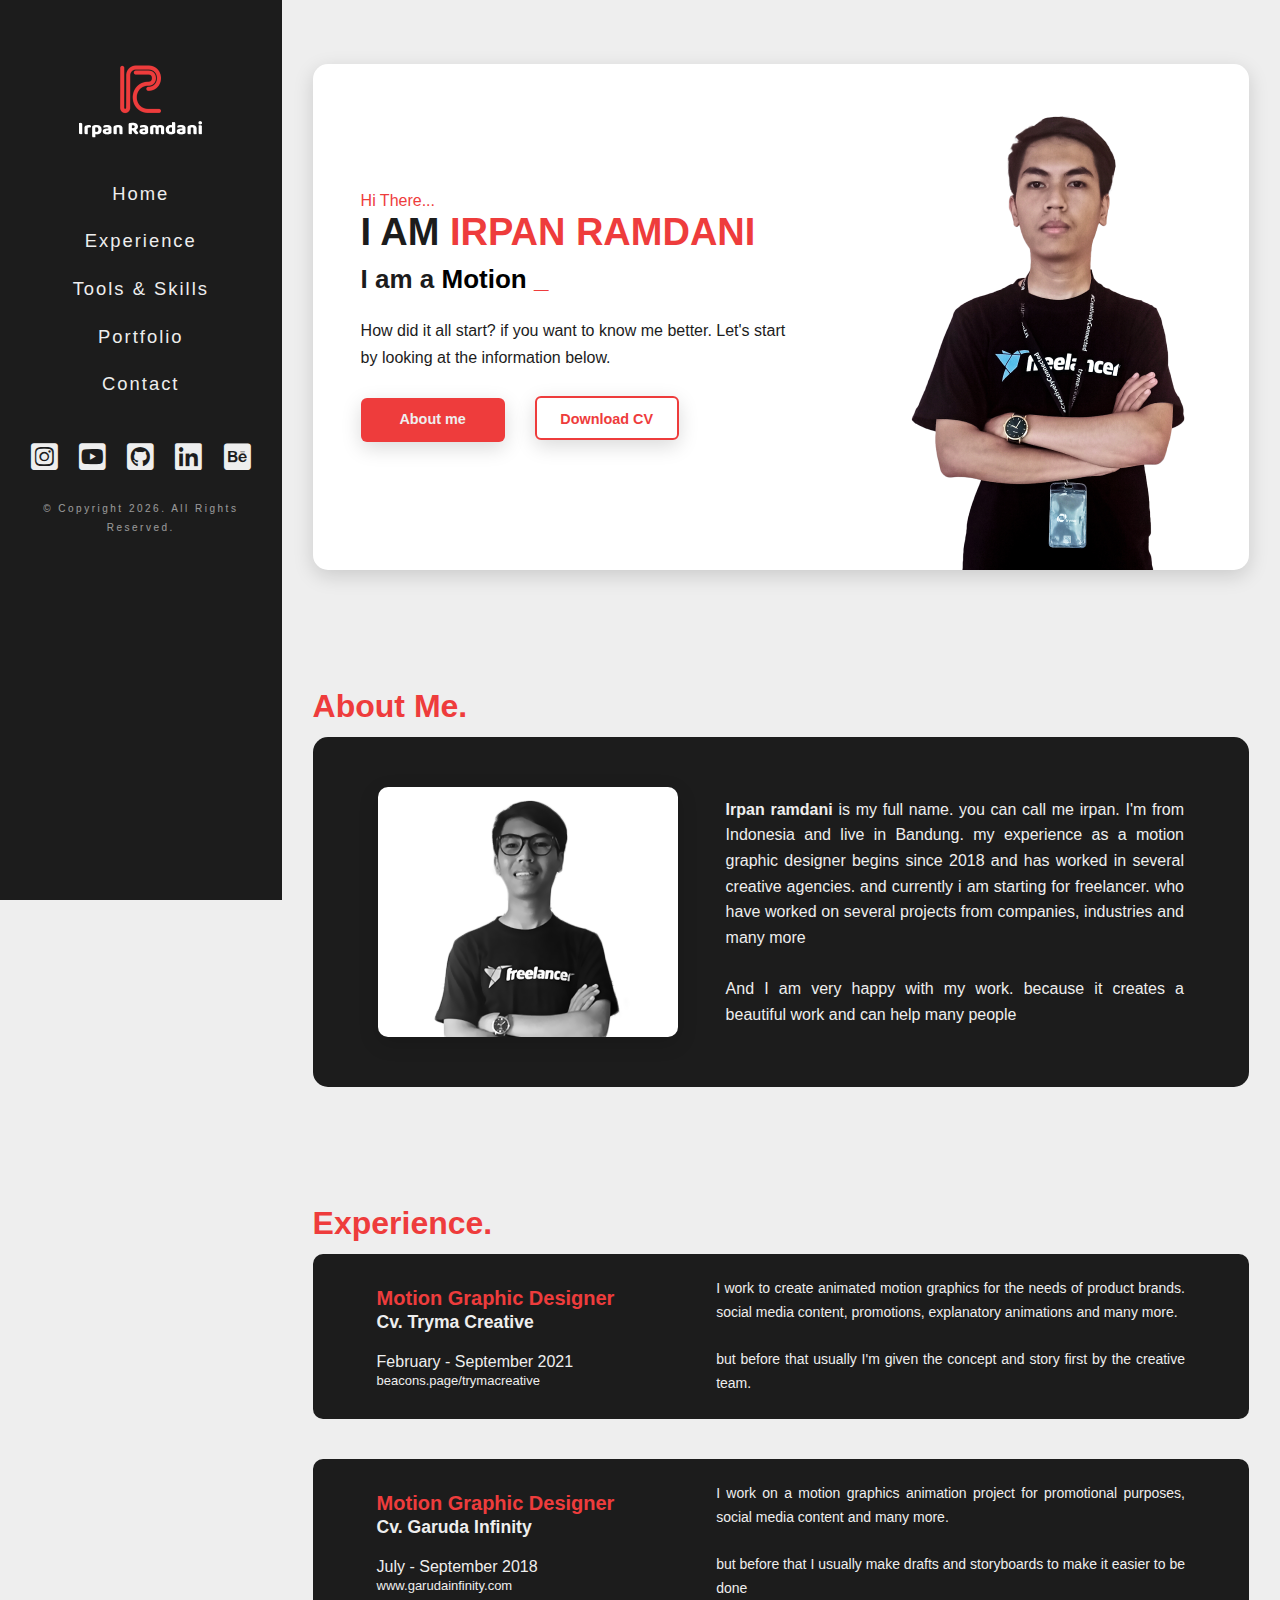
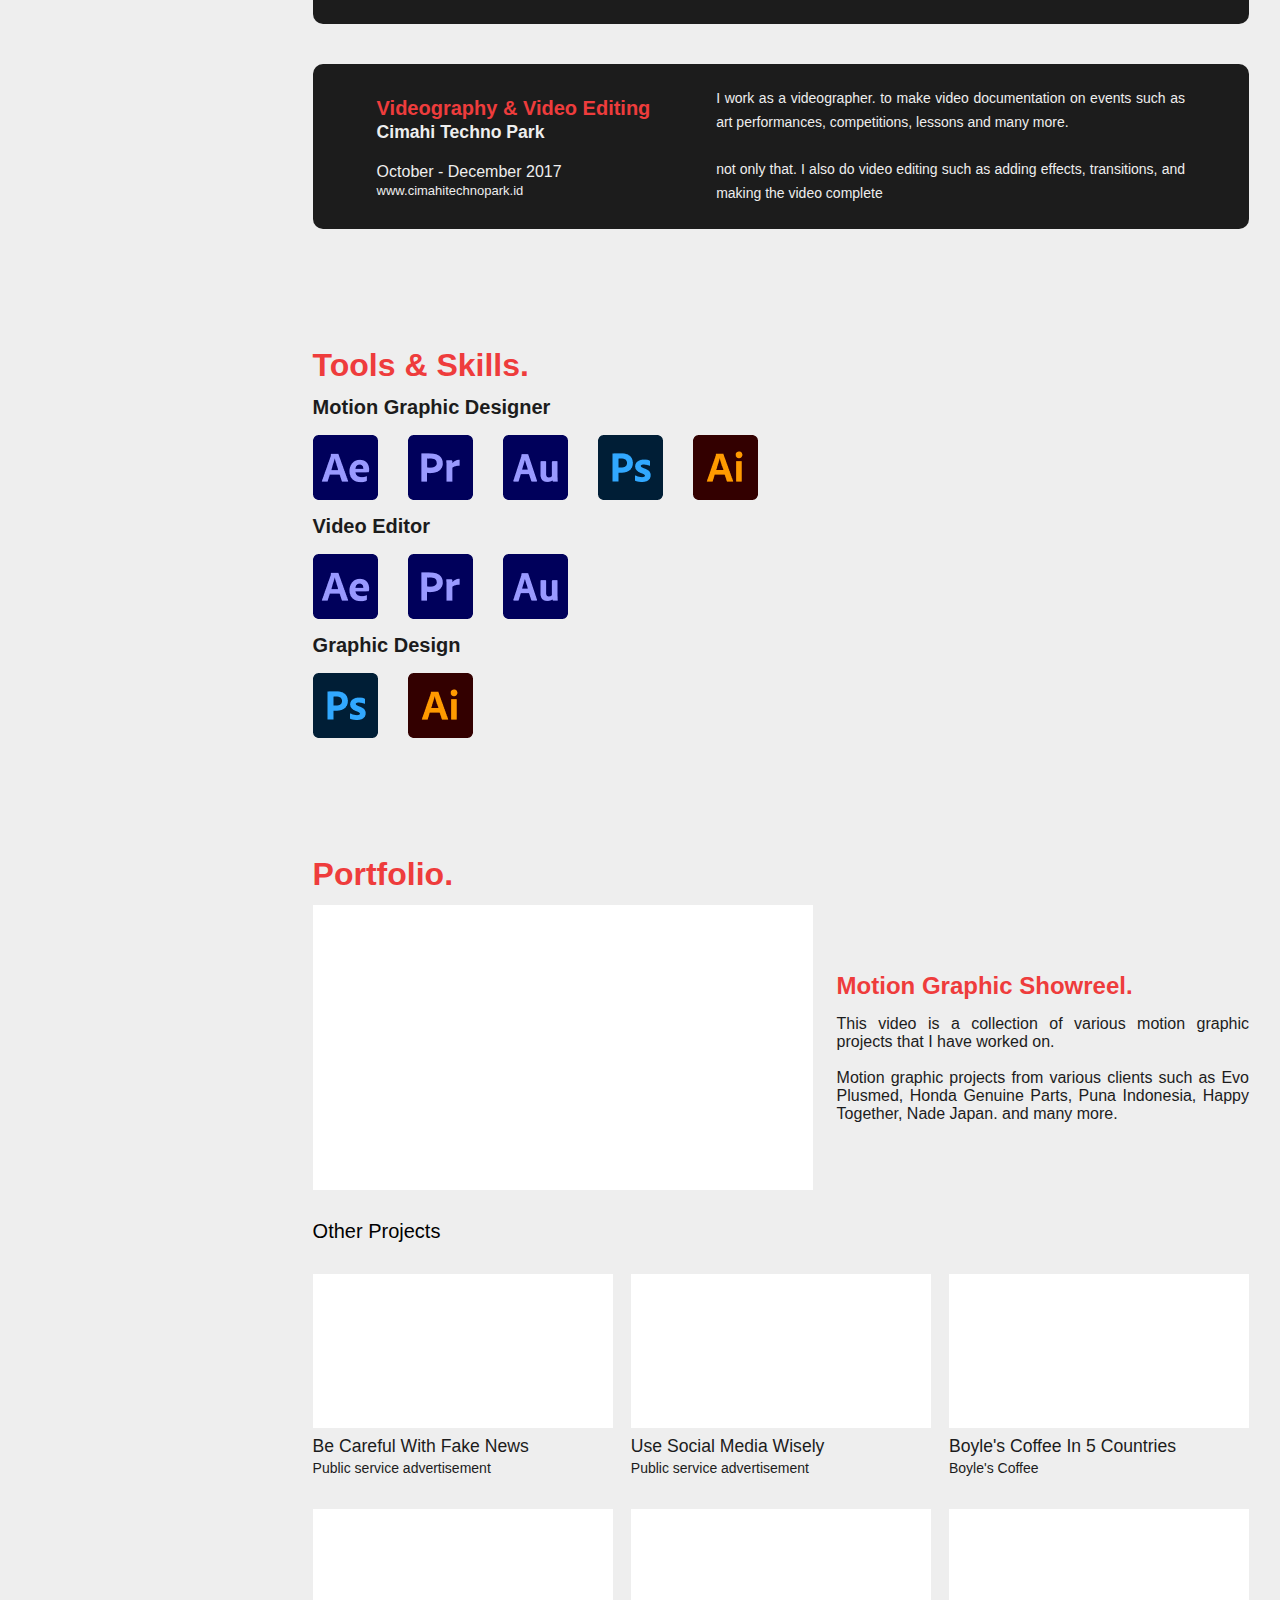
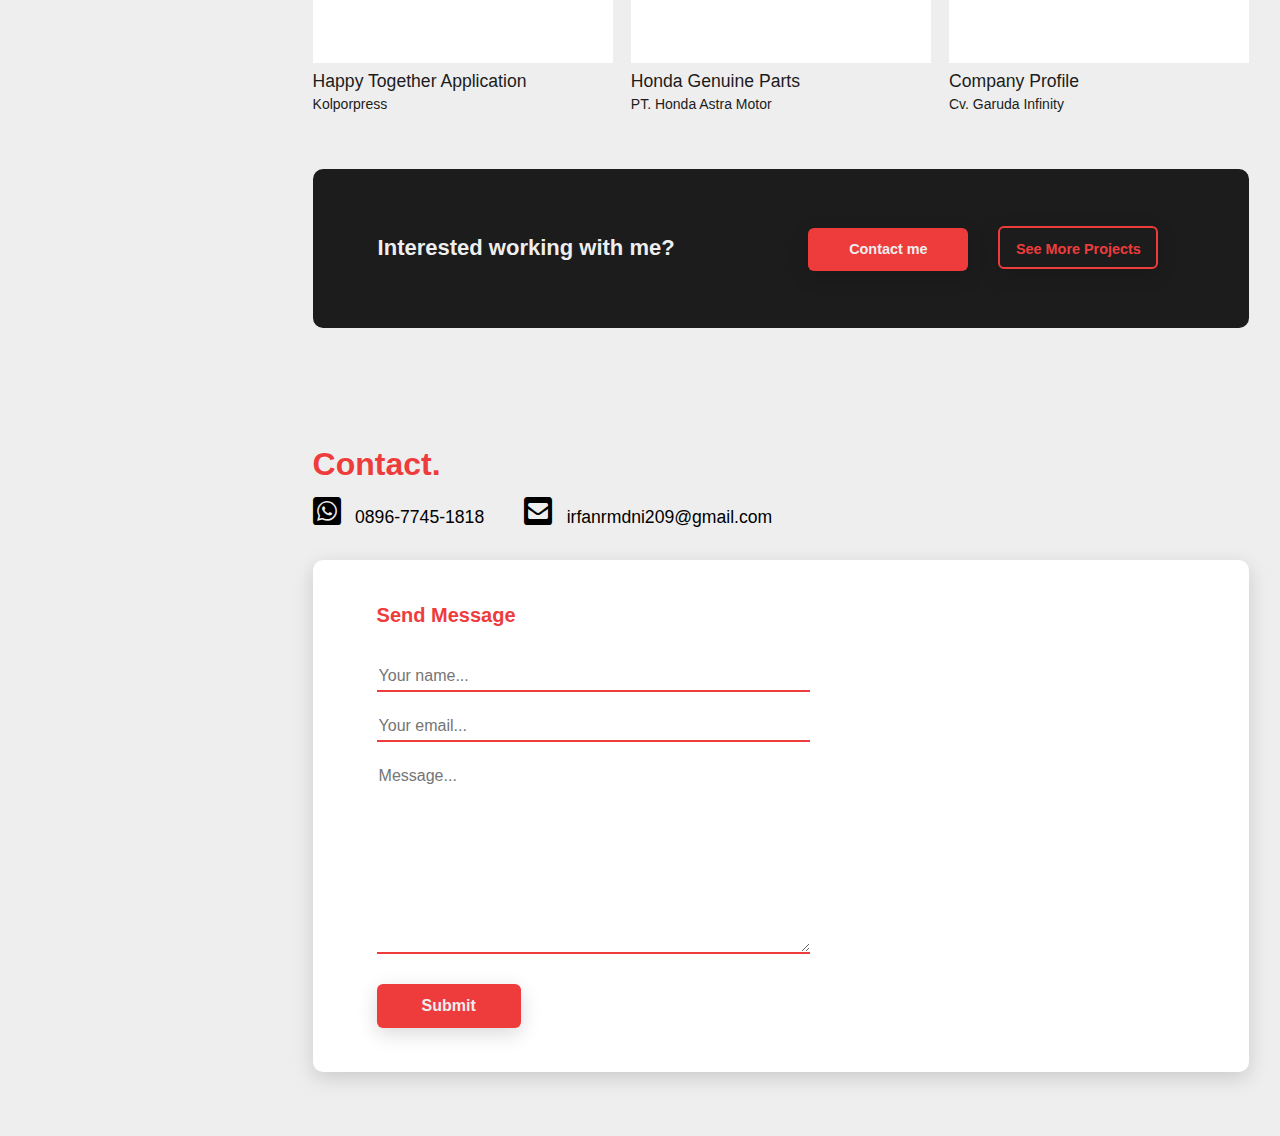
<file: index.html>
<!DOCTYPE html>
<html lang="en">

<head>
    <meta charset="UTF-8">
    <meta http-equiv="X-UA-Compatible" content="IE=edge">
    <meta name="viewport" content="width=device-width, initial-scale=1.0">

    <!-- ?custom css file link  -->
    <link rel="stylesheet" href="css/style.css">

    <!-- ? javascript -->
    <script src="js/script.js" defer></script>

    <!-- ? favicon -->
    <link rel="shortcut icon" href="assets/favicon.ico" type="image/x-icon">

    <!-- ? font awesome cdn link  -->
    <link rel="stylesheet" href="https://cdnjs.cloudflare.com/ajax/libs/font-awesome/5.15.3/css/all.min.css">

    <title>Portfolio 2021</title>
</head>

<body id="home">

    <!-- ? burger menu -->
    <a href="#" class="burger show"><i class="fas fa-bars"></i></a>
    <a href="#" class="burger close"><i class="fas fa-times"></i></a>

    <!-- ? sidebar -->
    <aside class="aside-container">
        <nav class="navigasi">
            <div class="logo">
                <img src="assets/logo.png" alt="logo">
            </div>

            <ul class="link">
                <li><a href="#home" class="scroll-link">home</a></li>
                <li><a href="#experience" class="scroll-link">experience</a></li>
                <li><a href="#skills" class="scroll-link">tools & skills</a></li>
                <li><a href="#portfolio" class="scroll-link">portfolio</a></li>
                <li><a href="#contact" class="scroll-link">contact</a></li>
            </ul>

            <div class="sosial-media">
                <a href="https://www.instagram.com/jingporamdani/" target="_blank"><i
                        class="fab fa-instagram-square"></i></a>
                <a href="https://www.youtube.com/channel/UC5irpR1B_N226lllBqjNM-w" target="_blank"><i
                        class="fab fa-youtube-square"></i></a>
                <a href="https://github.com/Irfanrmdni" target="_blank"><i class="fab fa-github-square"></i></a>
                <a href="https://www.linkedin.com/in/irpan-ramdani/" target="_blank"><i class="fab fa-linkedin"></i></a>
                <a href="https://www.behance.net/irfanrmdnii" target="_blank"><i class="fab fa-behance-square"></i></a>
            </div>

            <p class="footer">© Copyright <span id="date"></span>. All Rights Reserved.</p>
        </nav>
    </aside>

    <!-- ? main -->
    <main class="main-container">

        <!-- ? header -->
        <header class="header">
            <div class="hero">
                <img src="assets/banner-hero.png" alt="hero">
            </div>

            <div class="caption">
                <small>Hi There...</small>
                <h1>I AM <span>IRPAN RAMDANI</span></h1>
                <h4>I am a <span class="typer" id="main" data-words="Motion Graphic Designer,Video Editor"
                        data-delay="100" data-deleteDelay="1000"> </span>
                    <span class="cursor" data-owner="main"> </span></h4>
                <p>How did it all start? if you want to know me better. Let's start by looking at the information below.
                </p>
                <div class="btn">
                    <a href="#about" class="solid">About me</a>
                    <a href="https://drive.google.com/file/d/1tTYWLEOV-8iYHQHuChP_HqJYtFD9BvZz/view?usp=sharing"
                        target="_blank" class="stroke">Download CV</a>
                    <!-- <button type="submit">About Me</button>
                    <button type="submit" class="stroke">Download CV</button> -->
                </div>
            </div>
        </header>
        <!-- ? end header -->

        <!-- ? about me -->
        <section class="about" id="about">
            <h3>About Me.</h3>
            <div class="about-content">
                <div class="profile-img">
                    <img src="assets/about.png" alt="picture">
                </div>
                <div class="profile">
                    <p><span>Irpan ramdani</span> is my full name. you can call me irpan.
                        I'm from Indonesia and live in Bandung. my experience as a motion graphic designer begins since
                        2018 and has worked in several creative agencies. and currently i am starting for freelancer.
                        who have worked on several projects from companies, industries and many more <br> <br> And I am
                        very
                        happy with my work. because it creates a beautiful work and can help many people</p>
                </div>
            </div>
        </section>

        <!-- ? experience -->
        <section class="experience" id="experience">
            <h3>Experience.</h3>
            <div class="exp-content">
                <div class="company">
                    <h4>Motion Graphic Designer</h4>
                    <h5>Cv. Tryma Creative</h5>
                    <p>February - September 2021</p>
                    <small>beacons.page/trymacreative</small>
                </div>
                <div class="description">
                    <p>I work to create animated motion graphics for the needs of product brands. social media content,
                        promotions, explanatory animations and many more. <br> <br> but before that usually I'm given
                        the
                        concept and story first by the creative team.</p>
                </div>
            </div>

            <div class="exp-content">
                <div class="company">
                    <h4>Motion Graphic Designer</h4>
                    <h5>Cv. Garuda Infinity</h5>
                    <p>July - September 2018</p>
                    <small>www.garudainfinity.com</small>
                </div>
                <div class="description">
                    <p>I work on a motion graphics animation project for promotional purposes, social media content and
                        many more. <br> <br> but before that I usually make drafts and storyboards to make it easier to
                        be
                        done</p>
                </div>
            </div>

            <div class="exp-content">
                <div class="company">
                    <h4>Videography & Video Editing</h4>
                    <h5>Cimahi Techno Park</h5>
                    <p>October - December 2017</p>
                    <small>www.cimahitechnopark.id</small>
                </div>
                <div class="description">
                    <p>I work as a videographer. to make video documentation on events such as art performances,
                        competitions, lessons and many more.
                        <br> <br> not only that. I also do video editing such as adding effects, transitions, and making
                        the video complete</p>
                </div>
            </div>
        </section>

        <!-- ? tools & skill -->
        <section class="skills" id="skills">
            <h3>Tools & Skills.</h3>
            <div class="skill">
                <h4>Motion Graphic Designer</h4>
                <div class="logo">
                    <img src="assets/After Effects.png" alt="after effect">
                    <img src="assets/Premiere.png" alt="Premiere">
                    <img src="assets/Audition.png" alt="Audition">
                    <img src="assets/Photoshop.png" alt="Photoshop">
                    <img src="assets/Illustrator.png" alt="Illustrator">
                </div>
            </div>
            <div class="skill">
                <h4>Video Editor</h4>
                <div class="logo">
                    <img src="assets/After Effects.png" alt="after effect">
                    <img src="assets/Premiere.png" alt="Premiere">
                    <img src="assets/Audition.png" alt="Audition">
                </div>
            </div>
            <div class="skill">
                <h4>Graphic Design</h4>
                <div class="logo">
                    <img src="assets/Photoshop.png" alt="Photoshop">
                    <img src="assets/Illustrator.png" alt="Illustrator">
                </div>
            </div>
        </section>

        <!-- ? portfolio -->
        <section class="portfolio" id="portfolio">
            <h3>Portfolio.</h3>
            <div class="videos-full">
                <div class="video">
                    <iframe src="https://www.youtube.com/embed/PqvoUE1q8Pg" title="YouTube video player" frameborder="0"
                        allow="accelerometer; autoplay; clipboard-write; encrypted-media; gyroscope; picture-in-picture"
                        allowfullscreen></iframe>
                </div>
                <div class="description-video">
                    <h4>Motion Graphic Showreel.</h4>
                    <p>This video is a collection of various motion graphic projects that I have worked on.
                        <br><br> Motion graphic projects from various clients such as Evo Plusmed, Honda Genuine Parts,
                        Puna Indonesia, Happy Together, Nade Japan. and many more.</p>
                </div>
            </div>
            <h4>Other Projects</h4>
            <div class="videos-thumb">
                <div class="videos-container">
                    <div class="video">
                        <iframe src="https://www.youtube.com/embed/pE2G00SerQw" title="YouTube video player"
                            frameborder="0"
                            allow="accelerometer; autoplay; clipboard-write; encrypted-media; gyroscope; picture-in-picture"
                            allowfullscreen></iframe>
                    </div>
                    <div class="description-video">
                        <p>Be careful with fake news</p>
                        <small>Public service advertisement</small>
                    </div>
                </div>
                <div class="videos-container">
                    <div class="video">
                        <iframe src="https://www.youtube.com/embed/SSINmoqL1rM" title="YouTube video player"
                            frameborder="0"
                            allow="accelerometer; autoplay; clipboard-write; encrypted-media; gyroscope; picture-in-picture"
                            allowfullscreen></iframe>
                    </div>
                    <div class="description-video">
                        <p>Use social media wisely</p>
                        <small>Public service advertisement</small>
                    </div>
                </div>
                <div class="videos-container">
                    <div class="video">
                        <iframe src="https://www.youtube.com/embed/jiSRfiuzTbQ" title="YouTube video player"
                            frameborder="0"
                            allow="accelerometer; autoplay; clipboard-write; encrypted-media; gyroscope; picture-in-picture"
                            allowfullscreen></iframe>
                    </div>
                    <div class="description-video">
                        <p>boyle's coffee in 5 countries</p>
                        <small>Boyle's Coffee</small>
                    </div>
                </div>
                <div class="videos-container">
                    <div class="video">
                        <iframe src="https://www.youtube.com/embed/y5EquoPcvr8" title="YouTube video player"
                            frameborder="0"
                            allow="accelerometer; autoplay; clipboard-write; encrypted-media; gyroscope; picture-in-picture"
                            allowfullscreen></iframe>
                    </div>
                    <div class="description-video">
                        <p>happy Together application</p>
                        <small>Kolporpress</small>
                    </div>
                </div>
                <div class="videos-container">
                    <div class="video">
                        <iframe src="https://www.youtube.com/embed/WuCjlBN4Z90" title="YouTube video player"
                            frameborder="0"
                            allow="accelerometer; autoplay; clipboard-write; encrypted-media; gyroscope; picture-in-picture"
                            allowfullscreen></iframe>
                    </div>
                    <div class="description-video">
                        <p>honda Genuine parts</p>
                        <small>PT. Honda Astra Motor</small>
                    </div>
                </div>
                <div class="videos-container">
                    <div class="video">
                        <iframe src="https://www.youtube.com/embed/7je51o2Zamo" title="YouTube video player"
                            frameborder="0"
                            allow="accelerometer; autoplay; clipboard-write; encrypted-media; gyroscope; picture-in-picture"
                            allowfullscreen></iframe>
                    </div>
                    <div class="description-video">
                        <p>company profile</p>
                        <small>Cv. Garuda Infinity</small>
                    </div>
                </div>
            </div>
        </section>

        <!-- ? work -->
        <section class="works">
            <h4>Interested working with me?</h4>
            <div class="work">
                <a href="https://wa.me/6289677451818" target="_blank">Contact me</a>
                <a href="https://www.youtube.com/watch?v=9CNyT-0HxlE&list=PL5LIS2ikXZ5sbbr74RNNTESupiHtqUpvr"
                    class="stroke" target="_blank">See More Projects</a>
                <!-- <button type="submit">Contact me</button>
                <button type="submit" class="stroke">See More Projects</button> -->
            </div>
        </section>

        <!-- ? contact -->
        <section class="contact" id="contact">
            <h3>Contact.</h3>
            <div class="info">
                <div class="whatsapp">
                    <i class="fab fa-whatsapp-square"></i>
                    <span>0896-7745-1818</span>
                </div>
                <div class="email">
                    <i class="fas fa-envelope-square"></i>
                    <span>irfanrmdni209@gmail.com</span>
                </div>
            </div>
            <div class="message">
                <div class="input-message">
                    <h4>Send Message</h4>
                    <form method="post" id="contact-form">
                        <input type="text" name="nama" id="nama" placeholder="Your name..." required="required"
                            autocomplete="off">
                        <input type="email" name="email" id="email" placeholder="Your email..." required="required"
                            autocomplete="off">
                        <textarea name="input-message" id="input-message" cols="30" rows="10" placeholder="Message..."
                            required="required" autocomplete="off"></textarea>
                        <button type="submit" value="submit">Submit</button>
                    </form>
                </div>
                <div class="maps">
                    <iframe
                        src="https://www.google.com/maps/embed?pb=!1m18!1m12!1m3!1d15844.516138629071!2d107.56799971785162!3d-6.875139567004043!2m3!1f0!2f0!3f0!3m2!1i1024!2i768!4f13.1!3m3!1m2!1s0x2e68e69da95e9089%3A0x61ddc5dae4f8469!2sSarijadi%2C%20Kec.%20Sukasari%2C%20Kota%20Bandung%2C%20Jawa%20Barat!5e0!3m2!1sid!2sid!4v1637682077441!5m2!1sid!2sid"
                        style="border:0;" allowfullscreen loading="lazy"></iframe>
                </div>
            </div>
        </section>
    </main>

    <!-- ? send mail plugin -->
    <script src="https://smtpjs.com/v3/smtp.js"></script>
</body>

</html>
</file>
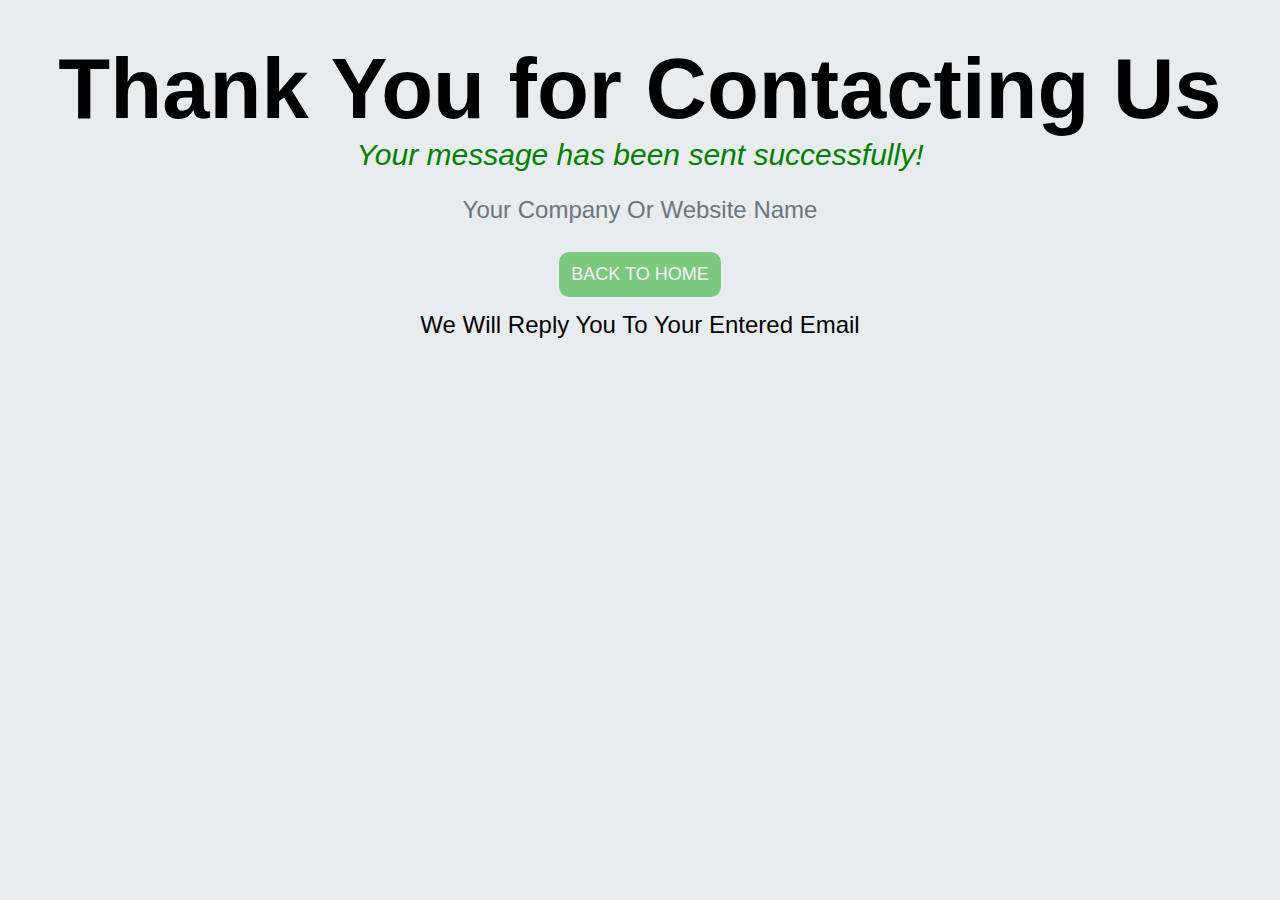
<file: thankyou.html>
<!DOCTYPE html>
<html lang="en">

<head>
    <meta charset="UTF-8">
    <meta http-equiv="X-UA-Compatible" content="IE=edge">
    <meta name="viewport" content="width=device-width, initial-scale=1.0">
    <title>Thankyou For Contacting</title>
    <style>
        * {
            padding: 0;
            margin: 0;
        }

        body {
            transition: 1s;
            background-color: #E9ECEF;
        }

        .anchor {
            justify-content: center;
            align-items: center;
            text-align: center;
            display: flex;
            flex-wrap: wrap;
            position: relative;
            margin-bottom: 20px;
        }

        .anchor a {
            position: relative;
            top: 20px;
            text-decoration: none;
            text-transform: uppercase;
            font-family: sans-serif;
            padding: 10px;
            color: white;
            font-size: large;
            font: bold;
            margin-bottom: 10px;
            margin-right: 10px;
            margin-left: 10px;
            border: transparent 2px solid;
            border-radius: 10px;
            box-sizing: border-box;
            transition: 0.7s;
            opacity: 0.5;
        }


        .anchor a:hover {
            transition: 0.7s;
            opacity: 0.8;
        }

        .anchor a:nth-child(1) {
            background-color: rgb(18, 165, 18);
        }

        .anchor a:nth-child(2) {
            background-color: rgb(243, 74, 74);
        }

        .anchor a:nth-child(3) {
            background-color: rgb(49, 165, 238);
        }

        .h1 {
            margin-top: 40px;
            font-size: 85px;
            color: rgb(0, 0, 0);
            font-weight: bold;
            font-family: 'Segoe UI', Tahoma, Geneva, Verdana, sans-serif;
            justify-content: center;
            align-items: center;
            text-align: center;
            display: flex;
            flex-wrap: wrap;
            position: relative;
        }

        .h1 h1 {
            display: block;
            position: relative;
            top: 150px;
            text-decoration: none;
            text-transform: uppercase;
            font-family: sans-serif;
            padding: 10px;
            color: white;
            font-size: large;
            font: bold;
            margin: 10px;
            border: transparent 2px solid;
            border-radius: 10px;
            box-sizing: border-box;
            transition: 0.7s;
            opacity: 0.5;
        }

        .thankyou #okay {
            display: block;
            color: green;
            font-family: 'Segoe UI', Tahoma, Geneva, Verdana, sans-serif;
            font-style: italic;
            font-size: 30px;
            justify-content: center;
            align-items: center;
            text-align: center;
            display: flex;
            flex-wrap: wrap;
            position: relative;
            margin-bottom: 20px;
        }

        .thankyou #namedrf {
            text-transform: capitalize;
            margin: 0 15px;
            position: relative;
            color: #6c757d;
            font-size: 1.50rem;
            text-align: center;
            font-weight: 300;
            box-sizing: border-box;
            margin-bottom: 0.25rem;
            display: block;
            line-height: 1.5;
            font-family: -apple-system, BlinkMacSystemFont, "Segoe UI", Roboto, "Helvetica Neue",
                Arial, "Noto Sans", sans-serif, "Apple Color Emoji", "Segoe UI Emoji",
                "Segoe UI Symbol", "Noto Color Emoji"
        }

        .thankyou #namedrf2 {
            text-transform: capitalize;
            margin-left: 15px;
            margin-right: 15px;
            position: relative;
            color: #000000;
            font-size: 1.50rem;
            text-align: center;
            font-weight: 300;
            box-sizing: border-box;
            margin-bottom: 8.25rem;
            display: block;
            line-height: 1.5;
            font-family: -apple-system, BlinkMacSystemFont, "Segoe UI", Roboto, "Helvetica Neue",
                Arial, "Noto Sans", sans-serif, "Apple Color Emoji", "Segoe UI Emoji",
                "Segoe UI Symbol", "Noto Color Emoji"
        }


        @media (max-width:761px) {
            .h1 {
                font-size: 50px;
            }


            .errorways {
                font-size: 15px;
            }

            .thankyou #okay {
                font-size: 25px;
            }
        }

        @media (max-width:576px) {
            .thankyou #okay {
                font-size: 30px;
            }
        }

        @media (max-width:284px) {
            .anchor {
                margin-bottom: 30px;
            }

            .thankyou .h1 {
                display: none;
            }

            .thankyou #okay {
                margin-top: 30px;
            }

        }
    </style>
</head>

<body>
    <section>
        <div class="thankyou">
            <h1 class="h1">
                Thank You for Contacting Us
            </h1>

            <p id="okay">
                Your message has been sent successfully!
            </p>

            <p id="namedrf">Your Company or Website name</p>

            <div class="anchor">
                <a href="index.html">Back To Home</a>
            </div>
            <p id="namedrf2">We will reply you to your entered Email</p>
        </div>
    </section>
</body>

</html>
</file>
<file: css/style.css>
/* ! reset */
*,
::before,
::after {
    margin: 0;
    padding: 0;
    box-sizing: border-box;
    text-decoration: none;
    border: none;
    list-style-type: none;
    outline: none;
}

/* ? font */
@import url('http://fonts.cdnfonts.com/css/axiforma');

/* ? variabels */
:root {
    --orange-1: #EE1818;
    --orange-2: #EE3C3C;
    --orange-3: #FC8A8A;
    --orange-4: #F8B9B9;
    --gray-1: #1C1C1C;
    --gray-2: #535353;
    --gray-3: #A1A1A1;
    --gray-4: #CCCCCC;
    --gray-5: #EEEEEE;
    --transition: all .3s ease-in-out;
    --shadow: 0 6px 20px rgba(0, 0, 0, .15);
}

/* ? scrollbar */
::-webkit-scrollbar {
    width: 8px;
    height: 0;
}

::-webkit-scrollbar-track {
    background: rgb(219, 219, 219);
}

::-webkit-scrollbar-thumb {
    background: var(--gray-3);
}

::-webkit-scrollbar-thumb:hover {
    background: var(--gray-2);
}

/* ? global style */
html {
    width: 100%;
    height: 100%;
    scroll-behavior: smooth;
}

body {
    width: 100%;
    height: 100%;
    font-family: 'Axiforma', sans-serif;
    background-color: var(--gray-5);
}

img {
    /* max-width: 100%; */
    display: block;
}

a {
    color: inherit;
}

h3 {
    font-size: 2rem;
    color: var(--orange-2);
    font-weight: bold;
    text-align: left;
    line-height: 1;
}

/* ? component style */
.burger {
    position: fixed;
    top: 0;
    right: 0;
    margin: 1rem 1.2rem;
    z-index: 9999;
    font-size: 2.3rem;
    color: var(--orange-1);
    cursor: pointer;
    transition: all .3s ease-in-out;
}

.show {
    display: none;
}

.close {
    display: none;
}

.burger:hover {
    color: var(--gray-1);
}

/* * start header */
.aside-container {
    width: 22vw;
    height: 100vh;
    position: fixed;
    top: 0;
    left: 0;
    right: 0;
    z-index: 999;
    text-align: center;
    padding: 4rem 1.938rem;
    background-color: var(--gray-1);
    overflow: hidden;
}

.navigasi {
    display: flex;
    justify-content: center;
    align-items: center;
    flex-direction: column;
    color: var(--gray-5);

}

.navigasi ul {
    margin: 2rem 0;
}

.navigasi ul li a {
    display: inline-block;
    text-transform: capitalize;
    font-size: 1.15rem;
    font-weight: 300;
    letter-spacing: 2px;
    margin: .8rem 0;
    transition: var(--transition);
}

.navigasi ul li a:hover {
    color: var(--orange-2)
}

.sosial-media {
    width: 100%;
    display: flex;
    flex-direction: row;
    justify-content: space-between;
}

.sosial-media a {
    font-size: 1.9rem;
}

.sosial-media a:hover {
    color: var(--orange-2);
    transition: var(--transition);
}

.navigasi .footer {
    margin-top: 1.5rem;
    font-size: 10px;
    opacity: .6;
    font-weight: lighter;
    letter-spacing: 2.5px;
    line-height: 1.9;
}

/* * end header */

/* * start main container */
.main-container {
    margin-left: 22vw;
    padding: 4rem 1.938rem;
    overflow: hidden;
}

/* ? header */
.header {
    display: flex;
    justify-content: space-between;
    align-items: center;
    background-color: white;
    box-shadow: var(--shadow);
    border-radius: 15px;
    overflow: hidden;
    gap: 20px;
}

.header .hero {
    order: 2;
}

.header .caption {
    order: 1;
    text-align: left;
    color: var(--gray-1);
    padding: 0 3rem;
}

.caption small {
    font-size: 1rem;
    color: var(--orange-2);
}

.caption h1 {
    font-size: 2.375rem;
    font-weight: bold;
    line-height: 1.2;
}

.caption span {
    color: var(--orange-2);
}

.caption h4 {
    font-size: 1.625rem;
    line-height: 1;
    margin: 10px 0;
}

.caption p {
    line-height: 1.7;
    font-size: 1rem;
    margin: 25px 0;
}

.btn a,
.works a {
    display: inline-block;
    text-align: center;
    width: 9rem;
    height: 2.7rem;
    line-height: 2.7rem;
    background-color: var(--orange-2);
    font-size: .9rem;
    color: var(--gray-5);
    border-radius: 6px;
    cursor: pointer;
    margin-right: 1.6rem;
    box-shadow: var(--shadow);
    transition: var(--transition);
    font-weight: 600;
    font-family: inherit;
}

.message button {
    width: 9rem;
    height: 2.7rem;
    line-height: 2.7rem;
    background-color: var(--orange-2);
    font-size: .9rem;
    color: var(--gray-5);
    border-radius: 6px;
    cursor: pointer;
    margin-right: 1.6rem;
    box-shadow: var(--shadow);
    transition: var(--transition);
    font-weight: 600;
    font-family: inherit;
}

.btn .stroke,
.work .stroke {
    background-color: unset;
    border: solid 2px var(--orange-2);
    color: var(--orange-2);
}

.btn .stroke:hover {
    background-color: unset;
    color: var(--gray-1);
    border: solid 2px var(--gray-1);
}

.btn a:hover,
.message button:hover {
    background-color: var(--gray-1);
    color: var(--gray-5);
}

/* ? about */
.about {
    margin: 7.5rem 0;
}


.about .about-content {
    display: flex;
    justify-content: space-between;
    align-items: center;
    gap: 3rem;
    background-color: var(--gray-1);
    color: var(--gray-5);
    margin-top: 15px;
    padding: 3.125rem 4.063rem;
    border-radius: 15px;
}

.about-content .profile-img {
    background-color: white;
    box-shadow: var(--shadow);
    border-radius: 10px;
}

.profile p {
    font-size: 1rem;
    text-align: justify;
    line-height: 1.6;
    font-weight: 200;
}

.profile span {
    font-weight: bold;
}

/* ? experience */
.exp-content {
    background-color: var(--gray-1);
    color: var(--gray-5);
    border-radius: 10px;
    padding: 1.438rem 4rem;
    margin-top: 15px;
    display: flex;
    justify-content: space-between;
    align-items: center;
}

.exp-content:not(:last-child) {
    margin-bottom: 2.5rem;
}

.company {
    width: auto;
}

.company h4 {
    font-size: 1.25rem;
    color: var(--orange-2);
    line-height: 1.4;
}

.company h5 {
    font-size: 1.1rem;
}

.company p {
    font-size: 1rem;
    font-weight: 300;
    line-height: 1.2;
    margin-top: 1.2rem;
}

.company small {
    font-size: 13px;
    font-weight: 200;
}

.description {
    width: 58%;
}

.description p {
    font-size: 14px;
    text-align: justify;
    line-height: 1.7;
    font-weight: 200;
}

/* ? tools & skill */
.skills {
    margin: 7.5rem 0;
    color: var(--gray-1);
}

.skill {
    margin-top: 15px;
}

.skill h4 {
    margin-bottom: 1rem;
    font-size: 1.25rem;
}

.skill .logo {
    display: flex;
    align-items: center;
    flex-direction: row;
}

.skill .logo img:not(:last-child) {
    margin-right: 1.875rem;
}

/* ? portfolio */
.portfolio {
    width: 100%;
}

iframe {
    cursor: pointer;
    background-color: white;
    display: block;
    transition: var(--transition);
}

iframe:hover {
    background-color: var(--orange-2);
}

.videos-full {
    margin-top: 15px;
    margin-bottom: 30px;
    display: flex;
    justify-content: space-between;
    align-items: center;
    gap: 1.5rem;
}

.videos-full .description-video {
    color: var(--gray-1);
    text-align: left;
}

.videos-full .description-video h4 {
    font-size: 1.5rem;
    font-weight: bold;
    color: var(--orange-2);
}

.videos-full .description-video p {
    font-size: 1rem;
    font-weight: 300;
    text-align: justify;
}

.videos-full .video iframe {
    width: 500px;
    height: 285px;
    padding: 4px;
}

.portfolio h4 {
    font-size: 1.25rem;
    font-weight: 500;
    margin-bottom: 15px;
}

.videos-thumb {
    width: 100%;
    display: flex;
    justify-content: space-between;
    align-items: center;
    flex-wrap: wrap;
    color: var(--gray-1);
}

.videos-thumb .videos-container {
    margin: 1rem 0;
}

.videos-container .video iframe {
    width: 300px;
    padding: 2px;
}

.videos-container .description-video {
    margin-top: 5px;
}

.videos-container .description-video p {
    text-transform: capitalize;
    font-size: 1.1rem;
    font-weight: 500;
    line-height: 1.5;
}

.videos-container .description-video small {
    font-size: 14px;
    font-weight: 200;
}

/* ? works */
.works {
    margin-top: 2.5rem;
    margin-bottom: 7.5rem;
    background-color: var(--gray-1);
    padding: 3.563rem 4.063rem;
    border-radius: 10px;
    color: var(--gray-5);
    display: flex;
    justify-content: space-between;
    align-items: center;
}

.works h4 {
    font-size: 1.375rem;
    font-weight: bolder;
}

.work a {
    width: 10rem;
    font-weight: 600;
}

.work a:hover {
    background-color: var(--gray-5);
    color: var(--gray-1);
}

.work a.stroke:hover {
    background-color: unset;
    color: var(--gray-5);
    border: solid 2px var(--gray-5);
}

/* ? contact */
.contact .info {
    display: flex;
    justify-content: flex-start;
    align-items: center;
    gap: 2.5rem;
    margin: 15px 0;
}

.contact span {
    display: inline-block;
    font-size: 1.1rem;
    margin-left: 10px;
}

.info .whatsapp i {
    font-size: 2rem;
}

.info .email i {
    font-size: 2rem;
}

.message {
    display: flex;
    align-items: center;
    justify-content: space-between;
    background-color: white;
    box-shadow: var(--shadow);
    border-radius: 10px;
    width: 100%;
    margin-top: 2rem;
}

.message .input-message {
    display: flex;
    flex-direction: column;
    align-items: flex-start;
    width: 60%;
    padding: 1.25rem 4rem;
}

.input-message h4 {
    font-size: 1.25rem;
    color: var(--orange-2);
    font-weight: 600;
    margin-bottom: 1.563rem;
}

.input-message input,
.input-message textarea {
    width: 100%;
    font-size: 1rem;
    font-weight: 300;
    padding: 5px 2px;
    border-bottom: solid 2px var(--orange-2);
    color: var(--gray-1);
    margin: 10px 0;
    font-family: inherit;
}

.input-message button {
    margin-top: 1rem;
    font-size: 1rem;
}

.message .maps {
    width: 40%;
    padding: 1rem;
}

.message .maps iframe {
    display: block;
    width: 100%;
    min-height: 480px;
}

/* * end main container */








/* ? responsive */

/* * small handphone */
@media screen and (max-width: 480px) {
    .aside-container {
        width: 50vw !important;
        padding: 4rem 1rem !important;
    }

    .aside-container .logo img {
        margin: auto;
        width: 75%;
    }

    .aside-container .footer {
        font-size: 6px;
        opacity: .8;
    }

    /* ? header */
    .caption p {
        line-height: 1.4;
    }

    /* ? experience */
    .exp-content {
        padding: 2rem !important;
    }

    .company h4 {
        font-size: 1.1rem !important;
        line-height: 1.4;
    }

    .company h5 {
        font-size: .9rem !important;
    }

    /* ? tools & skill */

    .skill {
        margin-top: 15px;
        text-align: center;
    }

    .skill .logo {
        justify-content: center;
    }

    .skill .logo img {
        width: 15% !important;
    }

    .skill .logo img:not(:last-child) {
        margin-right: 1rem;
    }

    /* ? portfolio */
    .videos-full {
        padding: 0 !important;
    }

    .videos-thumb {
        padding: 0 !important;
    }

    .videos-full .video {
        width: 100%;
    }

    .videos-full .video iframe {
        width: 100%;
        height: auto;
    }

    .videos-container .video {
        width: 100% !important;
    }

    .videos-container .video iframe {
        width: 100% !important;
        height: auto !important;
        padding: 2px;
    }

    /* ? works */
    .works {
        padding: 2rem 0 !important;
        text-align: center !important;
    }

    .works h4 {
        font-size: 1rem !important;
    }

    .work a {
        width: 6.5rem !important;
        height: 2.2rem !important;
        line-height: 2.2rem !important;
        font-weight: 600;
        font-size: 9px !important;
        margin-right: 0 !important;
    }

    .work a:not(:last-child) {
        margin-right: 1rem !important;
    }

    .contact span {
        font-size: .7rem !important;
        margin-left: 5px;
    }

    .info .whatsapp i {
        font-size: 1.5rem !important;
    }

    .info .email i {
        font-size: 1.5rem !important;
    }
}

/* * handphone */
@media screen and (max-width: 767px) {
    .navigasi ul li a {
        font-size: .9rem;
    }

    .sosial-media a {
        font-size: 1.5rem;
    }

    h3 {
        text-align: center;
    }

    .show {
        display: block;
    }

    .close {
        display: none;
    }

    .aside-container {
        transform: translateX(-100%);
        width: 45vw;
        padding: 4rem 1.5rem;
        transition: var(--transition);
        opacity: 0;
    }

    .show-aside {
        transform: translateX(0);
        opacity: 1;
    }

    .main-container {
        margin-top: 1.5rem;
        margin-left: 0;
        padding: 4rem 1.2rem;
    }

    /* ? header */
    .header {
        flex-direction: column;
        border-radius: 12px;
        gap: 20px;
        padding: 2rem 0;
    }

    .header .hero {
        max-width: 180px;
        max-height: 180px;
        border-radius: 50%;
        background-color: var(--orange-2);
        overflow: hidden;
        order: 1;
    }

    .header .hero img {
        object-fit: cover;
        width: 100%;
    }

    .header .caption {
        order: 2;
        text-align: center;
        margin-top: 1rem;
        padding: 0 1.5rem;
    }

    .caption small {
        font-size: 14px;
    }

    .caption h1 {
        font-size: 26px;
        line-height: 1.2;
    }

    .caption h4 {
        font-size: 18px;
        line-height: 1;
    }

    .caption p {
        font-size: 13px;
        margin: 20px 0;
    }

    /* ? button */
    .btn a {
        width: 7.2rem;
        height: 2.4rem;
        line-height: 2.4rem;
        font-size: .75rem;
        border-radius: 5px;
        margin-right: 0;
    }

    .btn a:not(:last-child) {
        margin-right: 1.6rem;
    }

    /* ? about */

    .about .about-content {
        flex-direction: column;
        gap: 2rem;
        padding: 2rem;
        border-radius: 12px;
    }

    .profile p {
        font-size: 14px;
        text-align: center;
        line-height: 1.5;
    }

    /* ? experience */
    .exp-content {
        color: var(--gray-5);
        border-radius: 12px;
        padding: 2.5rem;
        display: flex;
        flex-direction: column;
        text-align: center;
    }

    .exp-content:not(:last-child) {
        margin-bottom: 2rem;
    }

    .company {
        width: 100%;
    }

    .company h4 {
        font-size: 1.25rem;
        color: var(--orange-2);
        line-height: 1.4;
    }

    .company h5 {
        font-size: 1.1rem;
    }

    .company p {
        font-size: 14px;
        margin-top: 1.2rem;
    }

    .company small {
        font-size: 12px;
    }

    .description {
        width: 108%;
    }

    .description p {
        font-size: 13px;
        text-align: center;
        line-height: 1.5;
        margin-top: 1rem;
    }

    /* ? tools & skill */

    .skill {
        margin-top: 15px;
        text-align: center;
    }

    .skill h4 {
        margin-bottom: 10px;
        font-size: 1.25rem;
    }

    .skill .logo {
        justify-content: center;
    }

    .skill .logo img:not(:last-child) {
        margin-right: 1rem;
    }

    /* ? portfolio */
    .portfolio {
        width: 100%;
        text-align: center;
        overflow: hidden;
    }

    .videos-full {
        flex-direction: column;
        justify-content: center;
        padding: 0 1rem;
    }

    .videos-full .description-video {
        text-align: center;
    }

    .videos-full .description-video h4 {
        font-size: 1.3rem;
    }

    .videos-full .description-video p {
        font-size: 14px;
        font-weight: 300;
        text-align: center;
    }

    .videos-full .video {
        width: 100%;
    }

    .videos-full .video iframe {
        width: 100%;
    }

    .portfolio h4 {
        font-size: 1.2rem;
        font-weight: 500;
        margin-bottom: 5px;
    }

    .videos-thumb {
        width: 100%;
        justify-content: center;
        align-items: center;
        flex-wrap: wrap;
        padding: 0 1rem;
    }

    .videos-thumb .videos-container {
        margin: 1rem 0;
    }

    .videos-container .video iframe {
        width: 400px;
        height: 230px;
        padding: 2px;
    }

    .videos-container .description-video {
        margin-top: 12px;
    }

    .videos-container .description-video p {
        font-size: 1rem;
        line-height: 1.5;
    }

    .videos-container .description-video small {
        font-size: 14px;
    }

    /* ? works */
    .works {
        padding: 2.5rem;
        display: flex;
        justify-content: center;
        flex-direction: column;
        align-items: center;
        text-align: center;
    }

    .works .work {
        display: flex;
        flex-direction: row;
        justify-content: center;
        align-items: center;
    }

    .works h4 {
        font-size: 1.2rem;
        margin-bottom: 1rem;
    }

    .work a {
        width: 8rem;
        font-weight: 600;
        font-size: 12px;
        margin-right: 0;
    }

    .work a:not(:last-child) {
        margin-right: 1.3rem;
    }

    /* ? contact */
    .contact .info {
        flex-direction: row;
        justify-content: center;
        gap: 1.5rem;
        margin: 2rem 0;
        margin-bottom: 0;
    }

    .contact span {
        display: inline-block;
        font-size: 1rem;
        margin-left: 5px;
    }

    .info .whatsapp i {
        font-size: 2rem;
    }

    .info .email i {
        font-size: 2rem;
    }

    .message {
        display: flex;
        align-items: center;
        justify-content: center;
        flex-direction: column;
        border-radius: 10px;
        width: 100%;
        margin-top: 2rem;
    }

    .message .input-message {
        display: flex;
        justify-content: flex-start;
        flex-direction: column;
        align-items: center;
        width: 100%;
        padding: 2.5rem;
    }

    .input-message input,
    .input-message textarea {
        font-size: 14px;
    }

    .input-message button {
        margin-top: 1rem;
        font-size: 14px;
    }

    .message .maps {
        width: 100%;
        padding: 2rem;
    }

    .message .maps iframe {
        width: 100%;
    }


}

/* * tablet */
@media screen and (min-width: 768px) and (max-width: 1233px) {
    .aside-container {
        width: 28vw;
        padding: 4rem 1.2rem;
    }

    .main-container {
        margin-left: 28vw;
        padding: 4rem 1.2rem;
    }

    /* ? header */
    .header {
        flex-direction: column;
        border-radius: 12px;
        gap: 20px;
        padding: 2rem 0;
    }

    .header .hero {
        max-width: 180px;
        max-height: 180px;
        border-radius: 50%;
        background-color: var(--orange-2);
        overflow: hidden;
        order: 1;
    }

    .header .hero img {
        object-fit: cover;
        width: 100%;
    }

    .header .caption {
        order: 2;
        text-align: center;
        margin-top: 1rem;
        padding: 0 1.5rem;
    }

    .caption small {
        font-size: 1rem;
    }

    .caption h1 {
        font-size: 2rem;
    }

    .caption h4 {
        font-size: 1.5rem;
        line-height: 1;
    }

    .caption p {
        font-size: 18px;
    }

    /* ? button */
    .btn a {
        width: 7.2rem;
        height: 2.4rem;
        line-height: 2.4rem;
        font-size: .75rem;
        border-radius: 5px;
        margin-right: 0;
    }

    .btn a:not(:last-child) {
        margin-right: 1.6rem;
    }

    /* ? about */

    .about .about-content {
        flex-direction: column;
        gap: 2rem;
        padding: 2rem 3rem;
        border-radius: 12px;
    }

    .profile p {
        font-size: 1rem;
        text-align: center;
        line-height: 1.5;
    }

    /* ? experience */
    .exp-content {
        color: var(--gray-5);
        border-radius: 12px;
        padding: 2rem 3rem;
        display: flex;
        flex-direction: column;
        text-align: center;
    }

    .exp-content:not(:last-child) {
        margin-bottom: 2rem;
    }

    .company {
        width: 100%;
    }

    .company h4 {
        font-size: 1.5rem;
        color: var(--orange-2);
        line-height: 1.5s;
    }

    .company h5 {
        font-size: 1.3rem;
    }

    .company p {
        font-size: 1.1rem;
        margin-top: 1.2rem;
    }

    .company small {
        font-size: 14px;
    }

    .description {
        width: 108%;
    }

    .description p {
        font-size: 1rem;
        text-align: center;
        line-height: 1.5;
        margin-top: 1rem;
    }

    /* ? tools & skill */

    .skill {
        margin-top: 15px;
        text-align: center;
    }

    .skill h4 {
        margin-bottom: 10px;
        font-size: 1.4rem;
    }

    .skill .logo {
        justify-content: center;
    }

    .skill .logo img:not(:last-child) {
        margin-right: 1.5rem;
    }

    /* ? portfolio */
    .portfolio {
        width: 100%;
        text-align: center;
        overflow: hidden;
    }

    .videos-full {
        flex-direction: column;
        justify-content: center;
        padding: 0;
    }

    .videos-full .description-video {
        text-align: center;
    }

    .videos-full .description-video h4 {
        font-size: 1.5rem;
    }

    .videos-full .description-video p {
        font-size: 18px;
        font-weight: 300;
        text-align: center;
    }

    .videos-full .video {
        width: 100%;
    }

    .videos-full .video iframe {
        width: 100%;
    }

    .portfolio h4 {
        font-size: 1.5rem;
        font-weight: 500;
        margin-bottom: 5px;
    }

    .videos-thumb {
        width: 100%;
        justify-content: space-evenly;
        align-items: center;
        flex-wrap: wrap;
        padding: 0;
    }

    .videos-thumb .videos-container {
        margin: 1rem 0;
    }

    .videos-container .video iframe {
        width: 330px;
        padding: 2px;
    }

    .videos-container .description-video {
        margin-top: 12px;
    }

    .videos-container .description-video p {
        font-size: 1.2rem;
        line-height: 1.5;
    }

    .videos-container .description-video small {
        font-size: 15px;
    }

    /* ? works */
    .works {
        padding: 2rem 3rem;
        display: flex;
        justify-content: center;
        flex-direction: column;
        align-items: center;
        text-align: center;
    }

    .works .work {
        display: flex;
        flex-direction: row;
        justify-content: center;
        align-items: center;
    }

    .works h4 {
        font-size: 1.5rem;
        margin-bottom: 1rem;
    }

    .work a {
        width: 9.5rem;
        font-weight: 600;
        font-size: 13px;
    }

}

/* * desktop */
/* @media screen and (max-width: 1233px) {
    .aside-container {
        background-color: rebeccapurple;
    }
} */
</file>
